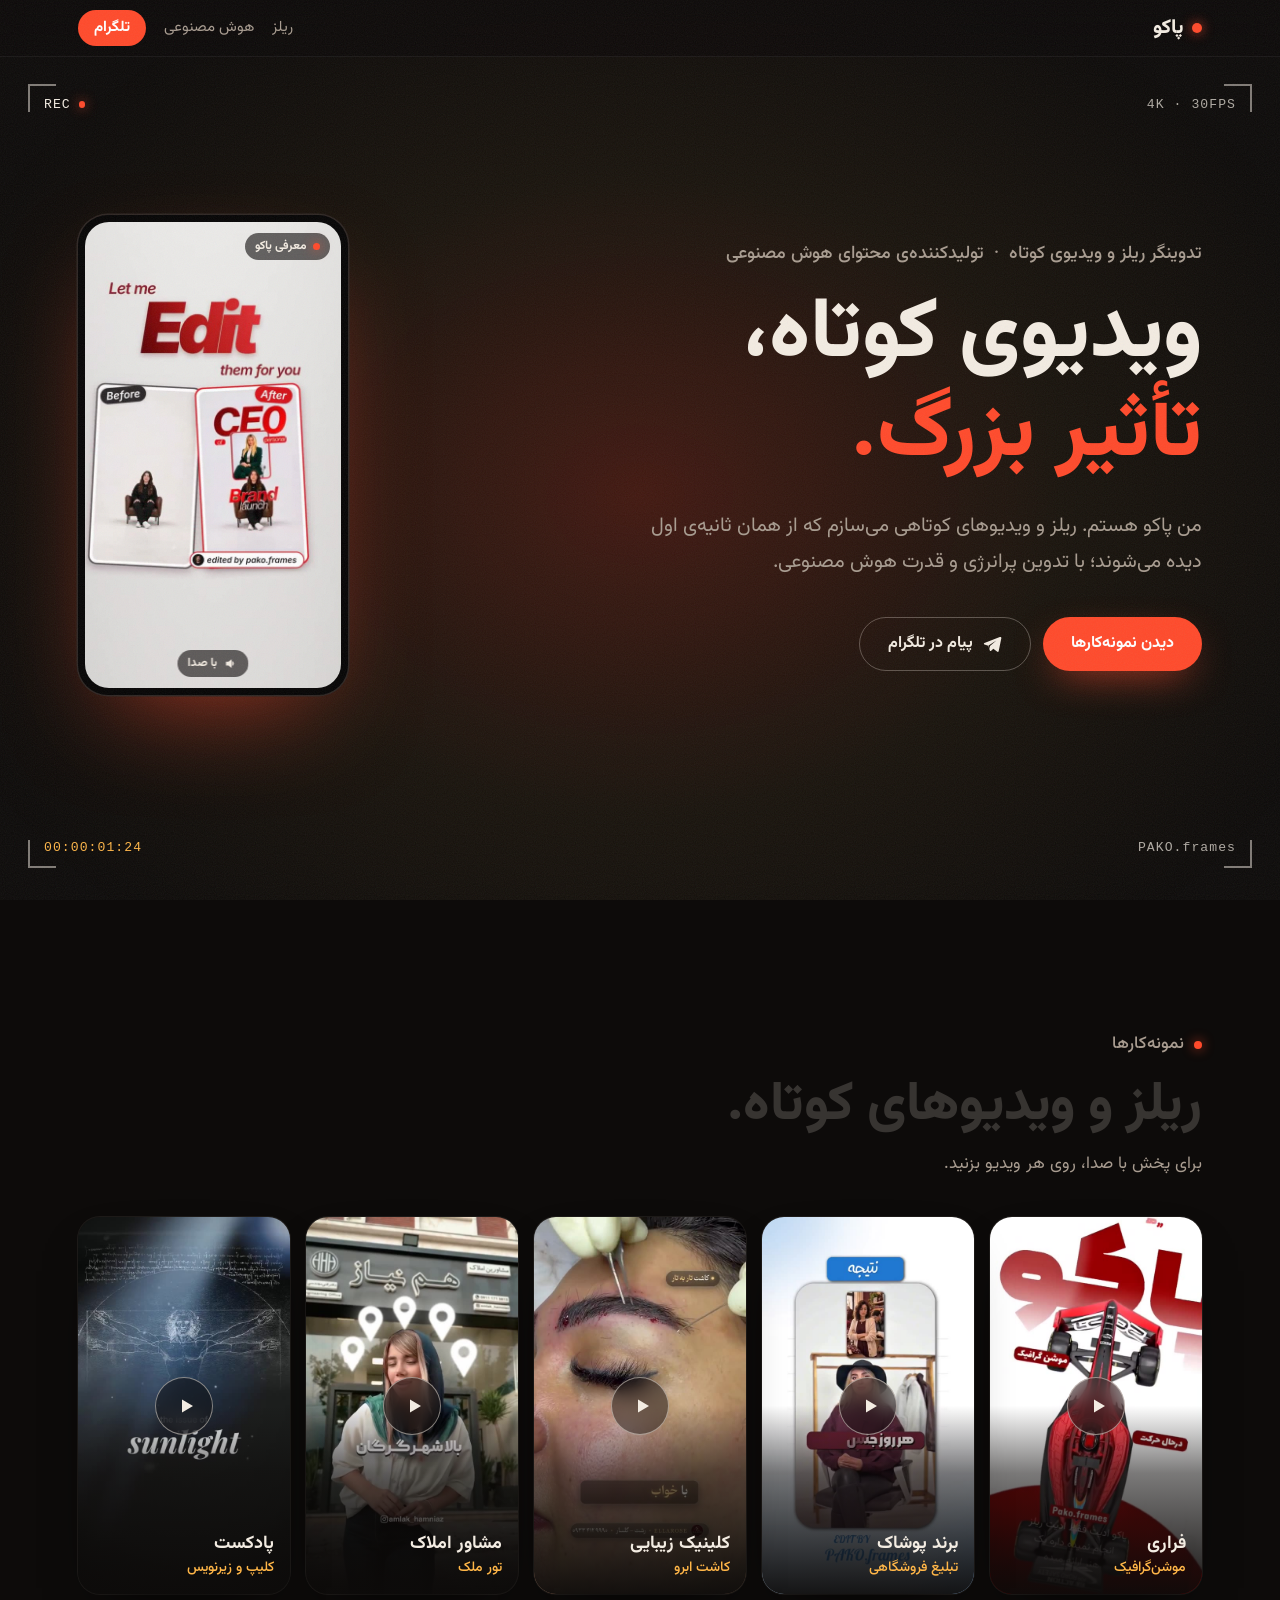
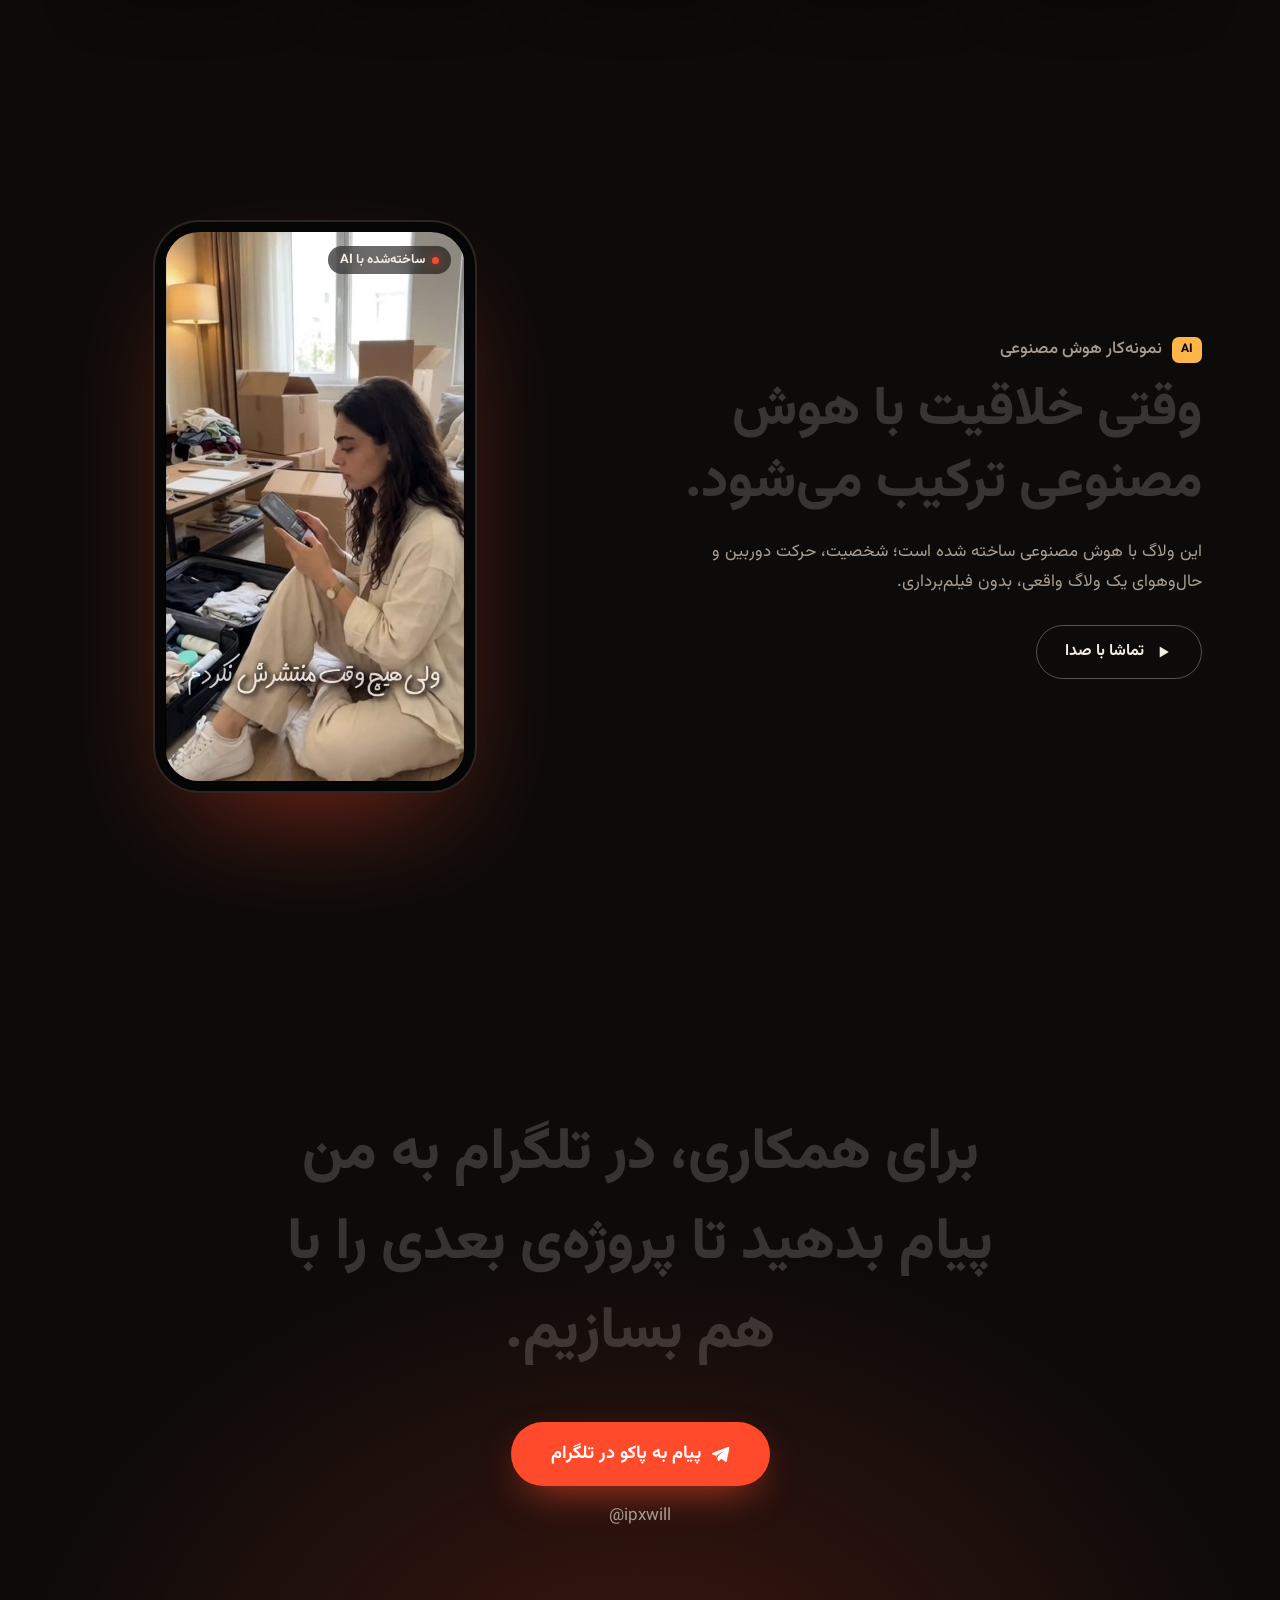
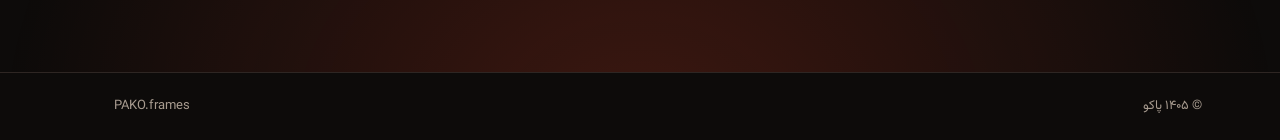
<file: index.html>
<!doctype html>
<html lang="fa" dir="rtl">
<head>
  <meta charset="utf-8">
  <meta name="viewport" content="width=device-width, initial-scale=1, viewport-fit=cover">
  <title>پاکو — تدوینگر ریلز و تولیدکننده‌ی محتوای هوش مصنوعی</title>
  <meta name="description" content="نمونه‌کارهای پاکو؛ تدوین ریلز و ویدیوهای کوتاه و تولید محتوا با هوش مصنوعی.">
  <meta property="og:title" content="پاکو — تدوینگر ریلز و محتوای هوش مصنوعی">
  <meta property="og:description" content="ویدیوی کوتاه، تأثیر بزرگ.">
  <meta property="og:type" content="website">
  <meta property="og:locale" content="fa_IR">
  <meta property="og:image" content="videos/reel-1.jpg">
  <meta name="theme-color" content="#0d0b0a">
  <link rel="icon" href="favicon.svg" type="image/svg+xml">
  <link rel="preload" href="fonts/Vazirmatn-FD-ExtraBold.woff2" as="font" type="font/woff2" crossorigin>
  <link rel="stylesheet" href="styles.css">
</head>
<body>
  <div class="progress" aria-hidden="true"><span id="progress"></span></div>

  <!-- ================= منو ================= -->
  <header class="nav">
    <div class="wrap nav-inner">
      <a class="brand" href="#top"><span class="rec-dot" aria-hidden="true"></span>پاکو</a>
      <nav aria-label="منوی اصلی">
        <a href="#reels">ریلز</a>
        <a href="#ai">هوش مصنوعی</a>
        <a class="nav-tg" href="https://t.me/ipxwill" target="_blank" rel="noopener">تلگرام</a>
      </nav>
    </div>
  </header>

  <main>
    <!-- ================= معرفی ================= -->
    <section class="hero" id="top">
      <div class="glow" id="glow" aria-hidden="true"></div>
      <!-- قاب ویزور دوربین -->
      <div class="viewfinder" aria-hidden="true">
        <i class="c tl"></i><i class="c tr"></i><i class="c bl"></i><i class="c br"></i>
        <span class="vf-rec"><span class="rec-dot"></span>REC</span>
        <span class="vf-info">4K · 30FPS</span>
        <span class="vf-tc" id="timecode">00:00:00:00</span>
        <span class="vf-brand">PAKO.frames</span>
      </div>

      <div class="wrap hero-inner" id="hero-inner">
        <p class="hero-kicker"><span>تدوینگر ریلز و ویدیوی کوتاه</span><span class="sep">·</span><span>تولیدکننده‌ی محتوای هوش مصنوعی</span></p>
        <h1 class="hero-title">ویدیوی کوتاه،<br><span class="accent">تأثیر بزرگ.</span></h1>
        <p class="hero-sub">من پاکو هستم. ریلز و ویدیوهای کوتاهی می‌سازم که از همان ثانیه‌ی اول دیده می‌شوند؛ با تدوین پرانرژی و قدرت هوش مصنوعی.</p>
        <div class="hero-links">
          <a class="btn btn-red" href="#reels">دیدن نمونه‌کارها</a>
          <a class="btn btn-line" href="https://t.me/ipxwill" target="_blank" rel="noopener">
            <svg class="icon" viewBox="0 0 24 24" aria-hidden="true"><path d="M21.4 3.6 2.9 10.8c-.9.4-.9 1.6.1 1.9l4.6 1.5 1.8 5.6c.2.7 1.1.9 1.6.4l2.6-2.4 4.8 3.5c.6.4 1.4.1 1.6-.6l3.2-15.7c.2-.9-.7-1.7-1.6-1.4zM9.6 14.3l-.5 3.6-1.2-4 9.3-6.2-7.6 6.6z"/></svg>
            پیام در تلگرام
          </a>
        </div>
      </div>

      <!-- ✏️ ویدیوی معرفی پاکو (بی‌صدا پخش می‌شود؛ با زدن روی آن با صدا باز می‌شود) -->
      <a class="intro" id="intro" href="videos/intro.mp4?v=2" data-video aria-label="پخش ویدیوی معرفی با صدا">
        <video id="intro-video" muted loop playsinline autoplay preload="metadata" poster="videos/intro.jpg?v=2" src="videos/intro.mp4?v=2"></video>
        <span class="intro-tag"><span class="rec-dot"></span>معرفی پاکو</span>
        <span class="intro-sound" aria-hidden="true"><svg viewBox="0 0 24 24"><path d="M4 9v6h4l5 4V5L8 9H4zm12.5 3a4.5 4.5 0 0 0-2.5-4v8a4.5 4.5 0 0 0 2.5-4z"/></svg>با صدا</span>
      </a>
    </section>

    <!-- ================= ریلز ================= -->
    <section class="reels" id="reels">
      <div class="wrap">
        <p class="label"><span class="rec-dot"></span>نمونه‌کارها</p>
        <h2 class="section-title reveal-words">ریلز و ویدیوهای کوتاه.</h2>
        <p class="section-sub">برای پخش با صدا، روی هر ویدیو بزنید.<span class="swipe-hint"> برای دیدن بقیه، به کنار بکشید.</span></p>
      </div>
      <!-- ✏️ هر <a class="reel"> یک ریلز است:
           href و src = فایل ویدیو،  poster = عکس کاور،  b و small = عنوان و توضیح -->
      <div class="reel-row" id="reel-row">
        <a class="reel" href="videos/reel-1.mp4" data-video>
          <video muted loop playsinline preload="none" poster="videos/reel-1.jpg" src="videos/reel-1.mp4"></video>
          <i class="c tl"></i><i class="c tr"></i><i class="c bl"></i><i class="c br"></i>
          <span class="play" aria-hidden="true"><svg viewBox="0 0 24 24"><path d="M8 5.5v13l11-6.5z"/></svg></span>
          <span class="reel-text"><b>فراری</b><small>موشن‌گرافیک</small></span>
        </a>
        <a class="reel" href="videos/reel-2.mp4" data-video>
          <video muted loop playsinline preload="none" poster="videos/reel-2.jpg" src="videos/reel-2.mp4"></video>
          <i class="c tl"></i><i class="c tr"></i><i class="c bl"></i><i class="c br"></i>
          <span class="play" aria-hidden="true"><svg viewBox="0 0 24 24"><path d="M8 5.5v13l11-6.5z"/></svg></span>
          <span class="reel-text"><b>برند پوشاک</b><small>تبلیغ فروشگاهی</small></span>
        </a>
        <a class="reel" href="videos/reel-3.mp4" data-video>
          <video muted loop playsinline preload="none" poster="videos/reel-3.jpg" src="videos/reel-3.mp4"></video>
          <i class="c tl"></i><i class="c tr"></i><i class="c bl"></i><i class="c br"></i>
          <span class="play" aria-hidden="true"><svg viewBox="0 0 24 24"><path d="M8 5.5v13l11-6.5z"/></svg></span>
          <span class="reel-text"><b>کلینیک زیبایی</b><small>کاشت ابرو</small></span>
        </a>
        <a class="reel" href="videos/reel-4.mp4" data-video>
          <video muted loop playsinline preload="none" poster="videos/reel-4.jpg" src="videos/reel-4.mp4"></video>
          <i class="c tl"></i><i class="c tr"></i><i class="c bl"></i><i class="c br"></i>
          <span class="play" aria-hidden="true"><svg viewBox="0 0 24 24"><path d="M8 5.5v13l11-6.5z"/></svg></span>
          <span class="reel-text"><b>مشاور املاک</b><small>تور ملک</small></span>
        </a>
        <a class="reel" href="videos/reel-5.mp4" data-video>
          <video muted loop playsinline preload="none" poster="videos/reel-5.jpg" src="videos/reel-5.mp4"></video>
          <i class="c tl"></i><i class="c tr"></i><i class="c bl"></i><i class="c br"></i>
          <span class="play" aria-hidden="true"><svg viewBox="0 0 24 24"><path d="M8 5.5v13l11-6.5z"/></svg></span>
          <span class="reel-text"><b>پادکست</b><small>کلیپ و زیرنویس</small></span>
        </a>
      </div>
    </section>

    <!-- ================= نمونه‌کار هوش مصنوعی ================= -->
    <section class="ai" id="ai">
      <div class="wrap ai-grid">
        <div class="ai-copy">
          <p class="label"><span class="ai-chip">AI</span>نمونه‌کار هوش مصنوعی</p>
          <h2 class="section-title reveal-words">وقتی خلاقیت با هوش مصنوعی ترکیب می‌شود.</h2>
          <!-- ✏️ توضیح نمونه‌کار هوش مصنوعی -->
          <p class="ai-desc">این ولاگ با هوش مصنوعی ساخته شده است؛ شخصیت، حرکت دوربین و حال‌وهوای یک ولاگ واقعی، بدون فیلم‌برداری.</p>
          <a class="btn btn-line" href="videos/ai.mp4" data-video>
            <svg class="icon" viewBox="0 0 24 24" aria-hidden="true"><path d="M8 5.5v13l11-6.5z"/></svg>
            تماشا با صدا
          </a>
        </div>
        <a class="phone" id="phone" href="videos/ai.mp4" data-video aria-label="پخش ویدیوی هوش مصنوعی">
          <video id="ai-video" muted loop playsinline preload="none" poster="videos/ai.jpg" src="videos/ai.mp4"></video>
          <span class="phone-tag"><span class="rec-dot"></span>ساخته‌شده با AI</span>
        </a>
      </div>
    </section>

    <!-- ================= تماس ================= -->
    <section class="contact" id="contact">
      <div class="wrap narrow">
        <p class="contact-text reveal-words">برای همکاری، در تلگرام به من پیام بدهید تا پروژه‌ی بعدی را با هم بسازیم.</p>
        <a class="btn btn-red btn-lg pop" href="https://t.me/ipxwill" target="_blank" rel="noopener">
          <svg class="icon" viewBox="0 0 24 24" aria-hidden="true"><path d="M21.4 3.6 2.9 10.8c-.9.4-.9 1.6.1 1.9l4.6 1.5 1.8 5.6c.2.7 1.1.9 1.6.4l2.6-2.4 4.8 3.5c.6.4 1.4.1 1.6-.6l3.2-15.7c.2-.9-.7-1.7-1.6-1.4zM9.6 14.3l-.5 3.6-1.2-4 9.3-6.2-7.6 6.6z"/></svg>
          پیام به پاکو در تلگرام
        </a>
        <p class="handle" dir="ltr">@ipxwill</p>
      </div>
    </section>
  </main>

  <footer class="footer">
    <div class="wrap footer-inner"><span>© <span id="year">۱۴۰۵</span> پاکو</span><span dir="ltr">PAKO.frames</span></div>
  </footer>

  <a class="to-top" id="to-top" href="#top" aria-label="بازگشت به بالا">
    <svg viewBox="0 0 24 24" aria-hidden="true"><path d="M12 5l-7 7h4.5v7h5v-7H19z"/></svg>
  </a>

  <dialog class="player" id="player" aria-label="پخش ویدیو">
    <button class="close" type="button" aria-label="بستن">✕</button>
    <div class="frame"></div>
  </dialog>

  <script src="script.js"></script>
</body>
</html>
</file>
<file: styles.css>
/* ظاهر سایت. برای تغییر رنگ‌ها فقط بخش «پالت برند» را عوض کنید. */

@font-face { font-family: "Vazirmatn"; src: url("fonts/Vazirmatn-FD-Regular.woff2") format("woff2"); font-weight: 400; font-display: swap; }
@font-face { font-family: "Vazirmatn"; src: url("fonts/Vazirmatn-FD-Medium.woff2") format("woff2"); font-weight: 500; font-display: swap; }
@font-face { font-family: "Vazirmatn"; src: url("fonts/Vazirmatn-FD-Bold.woff2") format("woff2"); font-weight: 700; font-display: swap; }
@font-face { font-family: "Vazirmatn"; src: url("fonts/Vazirmatn-FD-ExtraBold.woff2") format("woff2"); font-weight: 800; font-display: swap; }

/* ✏️ پالت برند پاکو: «قرمز ضبط» روی مشکیِ گرم و کرم */
:root {
  --ink: #0d0b0a;      /* مشکی گرم (پس‌زمینه) */
  --ink-2: #171311;    /* پس‌زمینه‌ی کارت‌ها */
  --line: #2e2623;     /* خطوط */
  --paper: #f3ece2;    /* کرم (متن) */
  --muted: #a89c90;    /* متن کم‌رنگ */
  --red: #ff4a2b;      /* قرمز پاکو — رنگ امضا */
  --red-deep: #d8331a;
  --amber: #ffb648;    /* کهربایی — جزئیات کوچک */
  --ease: cubic-bezier(.22, .8, .24, 1);
  color-scheme: dark;
}

* { box-sizing: border-box; }
html { scroll-behavior: smooth; -webkit-text-size-adjust: 100%; background: var(--ink); }
body {
  margin: 0; background: var(--ink); color: var(--paper);
  font-family: "Vazirmatn", Tahoma, system-ui, sans-serif;
  font-size: 17px; line-height: 1.75; -webkit-font-smoothing: antialiased;
  overflow-x: hidden;
}
/* Film grain texture (static, light) */
body::before {
  content: ""; position: fixed; inset: 0; z-index: 100; pointer-events: none; opacity: .07;
  background-image: url("data:image/svg+xml,%3Csvg xmlns='http://www.w3.org/2000/svg' width='160' height='160'%3E%3Cfilter id='n'%3E%3CfeTurbulence type='fractalNoise' baseFrequency='.9' numOctaves='2' stitchTiles='stitch'/%3E%3C/filter%3E%3Crect width='100%25' height='100%25' filter='url(%23n)'/%3E%3C/svg%3E");
}
a { color: inherit; text-decoration: none; -webkit-tap-highlight-color: transparent; }
h1, h2, p { margin: 0; }
video { display: block; }
:focus-visible { outline: 2px solid var(--red); outline-offset: 4px; border-radius: 10px; }

.wrap { width: 100%; max-width: 1180px; margin: 0 auto; padding: 0 16px; }
@media (min-width: 640px) { .wrap { padding: 0 28px; } }
.narrow { max-width: 820px; }
.accent { color: var(--red); }

/* Signature: the blinking REC dot */
.rec-dot { display: inline-block; width: .5em; height: .5em; border-radius: 50%; background: var(--red); box-shadow: 0 0 12px rgba(255, 74, 43, .8); animation: blink 1.6s steps(1) infinite; flex: none; }
@keyframes blink { 50% { opacity: .25; } }

/* Viewfinder corners (used in hero and on reels) */
.c { position: absolute; width: 22px; height: 22px; border: 2px solid var(--paper); opacity: .85; pointer-events: none; }
.c.tl { top: 0; left: 0; border-width: 2px 0 0 2px; }
.c.tr { top: 0; right: 0; border-width: 2px 2px 0 0; }
.c.bl { bottom: 0; left: 0; border-width: 0 0 2px 2px; }
.c.br { bottom: 0; right: 0; border-width: 0 2px 2px 0; }

/* ---------- Scroll progress ---------- */
.progress { position: fixed; inset: 0 0 auto; height: 3px; z-index: 30; pointer-events: none; }
.progress span { display: block; height: 100%; transform-origin: right; transform: scaleX(0); background: var(--red); }

/* ---------- Nav ---------- */
.nav {
  position: fixed; inset: 0 0 auto; z-index: 20;
  background: rgba(13, 11, 10, .72);
  backdrop-filter: saturate(150%) blur(16px); -webkit-backdrop-filter: saturate(150%) blur(16px);
  border-bottom: 1px solid rgba(243, 236, 226, .06);
}
.nav-inner { height: 56px; display: flex; align-items: center; justify-content: space-between; }
.brand { display: inline-flex; align-items: center; gap: 9px; font-weight: 800; font-size: 1.25rem; }
.brand .rec-dot { width: 10px; height: 10px; }
.nav nav { display: flex; align-items: center; gap: 18px; font-size: .92rem; }
.nav nav a { color: var(--muted); transition: color .2s; }
.nav nav a:hover { color: var(--paper); }
.nav .nav-tg { color: #fff; background: var(--red); padding: 5px 16px; border-radius: 999px; font-weight: 700; }
.nav .nav-tg:hover { color: #fff; background: var(--red-deep); }

/* ---------- Buttons ---------- */
.btn {
  display: inline-flex; align-items: center; justify-content: center; gap: 9px;
  min-height: 52px; padding: 12px 28px; border-radius: 999px; font-size: 1rem; font-weight: 700;
  transition: transform .35s var(--ease), background .25s, border-color .25s, box-shadow .35s;
}
.btn:hover { transform: translateY(-2px); }
.btn-red { background: var(--red); color: #fff; box-shadow: 0 14px 40px -14px rgba(255, 74, 43, .8); }
.btn-red:hover { background: var(--red-deep); }
.btn-line { color: var(--paper); border: 1.5px solid rgba(243, 236, 226, .3); }
.btn-line:hover { border-color: var(--paper); }
.btn-lg { min-height: 64px; padding: 16px 40px; font-size: 1.15rem; }
.icon { width: 20px; height: 20px; fill: currentColor; flex: none; }

/* ---------- Hero ---------- */
.hero { position: relative; min-height: 100vh; min-height: 100svh; display: grid; place-items: center; text-align: center; padding: 120px 0 110px; overflow: hidden; }
.glow { position: absolute; left: 50%; top: 55%; width: 120vmax; height: 90vmax; margin: -45vmax 0 0 -60vmax; background: radial-gradient(closest-side, rgba(255, 74, 43, .22), rgba(255, 182, 72, .05) 55%, transparent); pointer-events: none; will-change: transform; }
.viewfinder { position: absolute; inset: 76px 16px 28px; pointer-events: none; font: 500 .75rem/1 ui-monospace, "SF Mono", Menlo, Consolas, monospace; letter-spacing: .08em; color: rgba(243, 236, 226, .7); }
@media (min-width: 640px) { .viewfinder { inset: 84px 28px 32px; font-size: .82rem; } }
.viewfinder .c { width: 28px; height: 28px; opacity: .5; }
.vf-rec { position: absolute; top: 14px; left: 16px; display: flex; align-items: center; gap: 8px; color: var(--paper); }
.vf-info { position: absolute; top: 14px; right: 16px; }
.vf-tc { position: absolute; bottom: 14px; left: 16px; color: var(--amber); direction: ltr; }
.vf-brand { position: absolute; bottom: 14px; right: 16px; }

.hero-inner { position: relative; z-index: 1; will-change: transform, opacity; }
.hero-kicker { display: flex; flex-wrap: wrap; justify-content: center; gap: 2px 10px; font-size: clamp(.95rem, 2vw, 1.1rem); font-weight: 500; color: var(--muted); margin-bottom: 16px; }
@media (max-width: 560px) { .hero-kicker { flex-direction: column; } .hero-kicker .sep { display: none; } }
.hero-title { font-size: clamp(2.9rem, 10.5vw, 7rem); font-weight: 800; line-height: 1.18; }
.hero-sub { max-width: 36rem; margin: 24px auto 0; font-size: clamp(1.05rem, 2.2vw, 1.28rem); color: var(--muted); }
.hero-links { margin-top: 36px; display: flex; gap: 12px; justify-content: center; flex-wrap: wrap; }
.js .hero-inner > * { opacity: 0; transform: translateY(26px); animation: rise .9s var(--ease) forwards; }
.js .hero-inner > :nth-child(2) { animation-delay: .1s; }
.js .hero-inner > :nth-child(3) { animation-delay: .2s; }
.js .hero-inner > :nth-child(4) { animation-delay: .3s; }
@keyframes rise { to { opacity: 1; transform: none; } }

/* Intro video in the hero */
.intro {
  position: relative; z-index: 1; display: block; width: min(230px, 58vw); aspect-ratio: 9 / 16; margin: 44px auto 0;
  border-radius: 30px; padding: 7px; background: #060505;
  box-shadow: 0 0 0 1.5px var(--line), 0 40px 100px -35px rgba(255, 74, 43, .6);
  transition: transform .5s var(--ease);
}
.intro:hover { transform: translateY(-4px) rotate(-1deg); }
.intro video { width: 100%; height: 100%; object-fit: cover; border-radius: 24px; background: var(--ink-2); }
.intro-tag, .intro-sound {
  position: absolute; z-index: 1; display: flex; align-items: center; gap: 6px; font-size: .75rem; font-weight: 700;
  padding: 3px 10px; border-radius: 999px; background: rgba(13, 11, 10, .62);
  backdrop-filter: blur(8px); -webkit-backdrop-filter: blur(8px);
}
.intro-tag { top: 18px; right: 18px; }
.intro-tag .rec-dot { width: 7px; height: 7px; }
.intro-sound { bottom: 18px; left: 50%; transform: translateX(-50%); white-space: nowrap; }
.intro-sound svg { width: 15px; height: 15px; fill: currentColor; }
.intro:hover .intro-sound { background: var(--red); }
.js .intro { opacity: 0; animation: rise .9s var(--ease) .45s forwards; }
@media (min-width: 960px) {
  .hero { grid-template-columns: 1fr auto; gap: 56px; text-align: right; padding-inline: max(28px, calc((100vw - 1180px) / 2 + 28px)); }
  .hero > .wrap { padding: 0; max-width: none; }
  .hero-kicker, .hero-links { justify-content: flex-start; }
  .hero-sub { margin-inline: 0; }
  .hero-title { font-size: clamp(3.4rem, 6.6vw, 6.2rem); }
  .intro { width: 270px; margin: 0; }
}

/* ---------- Section basics ---------- */
.label { display: inline-flex; align-items: center; gap: 10px; color: var(--muted); font-weight: 500; margin-bottom: 10px; }
.label .rec-dot { width: 8px; height: 8px; }
.section-title { font-size: clamp(2rem, 5.5vw, 3.4rem); font-weight: 800; line-height: 1.32; }
.section-sub { margin-top: 8px; color: var(--muted); }
.reveal-words .w { opacity: .18; transition: opacity .3s linear; }
.reveal-words .w.on { opacity: 1; }

/* ---------- Reels (normal scrolling) ---------- */
.reels { padding: clamp(80px, 11vw, 130px) 0 clamp(40px, 6vw, 70px); }
.reel-row {
  display: grid; grid-auto-flow: column; grid-auto-columns: min(62vw, 260px);
  gap: 14px; margin-top: 32px; padding: 6px 16px 18px;
  overflow-x: auto; overscroll-behavior-x: contain; scroll-snap-type: x mandatory;
  scrollbar-width: none; -webkit-overflow-scrolling: touch;
}
.reel-row::-webkit-scrollbar { display: none; }
@media (min-width: 640px) { .reel-row { padding-inline: 28px; } }
@media (min-width: 960px) {
  .reel-row { grid-auto-flow: row; grid-template-columns: repeat(5, 1fr); grid-auto-columns: auto; max-width: 1180px; margin-inline: auto; overflow: visible; gap: 16px; }
  .swipe-hint { display: none; }
}
.reel {
  position: relative; display: grid; place-items: center; aspect-ratio: 9 / 16;
  border-radius: 22px; overflow: hidden; background: var(--ink-2); scroll-snap-align: center;
  box-shadow: 0 24px 60px -30px rgba(0, 0, 0, .9), 0 0 0 1px rgba(243, 236, 226, .07);
  transition: transform .5s var(--ease), box-shadow .4s;
}
.reel video { position: absolute; inset: 0; width: 100%; height: 100%; object-fit: cover; }
.reel::after { content: ""; position: absolute; inset: 0; background: linear-gradient(transparent 50%, rgba(13, 11, 10, .55) 68%, rgba(13, 11, 10, .95)); }
.reel .c { z-index: 2; margin: 12px; opacity: 0; transition: opacity .3s, margin .4s var(--ease); }
.reel:hover { transform: translateY(-6px); box-shadow: 0 30px 70px -30px rgba(255, 74, 43, .5), 0 0 0 1px rgba(255, 74, 43, .5); }
.reel:hover .c { opacity: .9; margin: 16px; }
.reel-text { position: absolute; z-index: 1; bottom: 16px; right: 16px; left: 16px; display: flex; flex-direction: column; line-height: 1.5; }
.reel-text b { font-size: 1.12rem; }
.reel-text small { color: var(--amber); font-size: .85rem; font-weight: 500; }
.play {
  position: relative; z-index: 1; width: 58px; height: 58px; border-radius: 50%;
  display: grid; place-items: center; background: rgba(13, 11, 10, .45); border: 1.5px solid rgba(243, 236, 226, .5);
  backdrop-filter: blur(10px); -webkit-backdrop-filter: blur(10px);
  transition: transform .4s var(--ease), opacity .4s, background .3s;
}
.play svg { width: 24px; height: 24px; fill: var(--paper); transform: translateX(2px); }
.reel:hover .play { background: var(--red); border-color: var(--red); }
.reel.previewing .play { opacity: 0; transform: scale(.8); }
/* Stagger-in when the row comes into view */
.js .reel { opacity: 0; transform: translateY(50px); }
.js .reel-row.in .reel { opacity: 1; transform: none; transition: opacity .8s var(--ease), transform .8s var(--ease), box-shadow .4s; }
.js .reel-row.in .reel:nth-child(2) { transition-delay: .08s; }
.js .reel-row.in .reel:nth-child(3) { transition-delay: .16s; }
.js .reel-row.in .reel:nth-child(4) { transition-delay: .24s; }
.js .reel-row.in .reel:nth-child(5) { transition-delay: .32s; }
.js .reel-row.in .reel:hover { transform: translateY(-6px); transition-delay: 0s; }

/* ---------- AI ---------- */
.ai { padding: clamp(70px, 11vw, 140px) 0; perspective: 1400px; }
.ai-grid { display: grid; gap: 52px; align-items: center; }
@media (min-width: 860px) { .ai-grid { grid-template-columns: 1.1fr .9fr; gap: 72px; } }
.ai-chip { font-weight: 800; font-size: .78rem; padding: 2px 9px; border-radius: 7px; color: var(--ink); background: var(--amber); }
.ai-desc { color: var(--muted); font-size: 1.08rem; margin: 18px 0 28px; max-width: 32rem; }
.phone {
  position: relative; justify-self: center; display: block; width: min(320px, 72vw); aspect-ratio: 9 / 16;
  border-radius: 44px; padding: 10px; background: #060505;
  box-shadow: 0 0 0 2px var(--line), 0 50px 120px -40px rgba(255, 74, 43, .5);
  transform: rotateX(var(--rx, 0deg)) rotateY(var(--ry, 0deg)) scale(var(--s, 1)); will-change: transform;
}
.phone video { width: 100%; height: 100%; object-fit: cover; border-radius: 34px; background: var(--ink-2); }
.phone-tag { position: absolute; top: 24px; right: 24px; z-index: 1; display: flex; align-items: center; gap: 7px; font-size: .8rem; font-weight: 700; padding: 3px 12px; border-radius: 999px; background: rgba(13, 11, 10, .6); backdrop-filter: blur(10px); -webkit-backdrop-filter: blur(10px); }
.phone-tag .rec-dot { width: 7px; height: 7px; }

/* ---------- Contact ---------- */
.contact { position: relative; padding: clamp(90px, 14vw, 180px) 0 clamp(90px, 12vw, 140px); text-align: center; overflow: hidden; }
.contact::before { content: ""; position: absolute; left: 50%; bottom: -45vmax; width: 100vmax; height: 80vmax; margin-left: -50vmax; background: radial-gradient(closest-side, rgba(255, 74, 43, .2), transparent); pointer-events: none; }
.contact .wrap { position: relative; }
.contact-text { font-size: clamp(1.8rem, 5.2vw, 3.6rem); font-weight: 800; line-height: 1.55; margin-bottom: 44px; }
.handle { margin-top: 16px; color: var(--muted); }
.js .pop { opacity: 0; transform: scale(.85); transition: opacity .6s var(--ease), transform .7s cubic-bezier(.3, 1.5, .5, 1), background .25s; }
.js .pop.in { opacity: 1; transform: none; }

/* ---------- Footer ---------- */
.footer { color: var(--muted); font-size: .82rem; padding: 22px 0 calc(22px + env(safe-area-inset-bottom)); border-top: 1px solid var(--line); }
.footer-inner { display: flex; justify-content: space-between; gap: 16px; padding-left: 64px; }

/* ---------- Back to top ---------- */
.to-top {
  position: fixed; left: 16px; bottom: calc(16px + env(safe-area-inset-bottom)); z-index: 25;
  width: 46px; height: 46px; border-radius: 50%; display: grid; place-items: center;
  background: rgba(23, 19, 17, .85); border: 1px solid var(--line);
  backdrop-filter: blur(10px); -webkit-backdrop-filter: blur(10px);
  opacity: 0; transform: translateY(12px); pointer-events: none; transition: opacity .3s, transform .3s var(--ease), background .2s;
}
.to-top.show { opacity: 1; transform: none; pointer-events: auto; }
.to-top:hover { background: var(--red); }
.to-top svg { width: 20px; height: 20px; fill: var(--paper); }

/* ---------- Video player ---------- */
.player { width: min(420px, 92vw); max-height: none; padding: 0; border: 0; border-radius: 22px; background: #000; overflow: visible; color: var(--paper); }
.player.wide { width: min(1100px, 94vw); }
.player::backdrop { background: rgba(8, 6, 5, .9); }
.frame { aspect-ratio: 9 / 16; max-height: 84vh; max-height: 84svh; border-radius: 22px; overflow: hidden; margin: 0 auto; }
.player.wide .frame { aspect-ratio: 16 / 9; }
.frame iframe, .frame video { width: 100%; height: 100%; border: 0; object-fit: contain; background: #000; }
.close { position: absolute; top: -52px; left: 0; width: 42px; height: 42px; border-radius: 50%; border: 0; background: rgba(243, 236, 226, .16); color: var(--paper); font-size: 16px; cursor: pointer; }

/* ---------- Less motion ---------- */
@media (prefers-reduced-motion: reduce) {
  html { scroll-behavior: auto; }
  .js .hero-inner > *, .js .pop, .js .reel { opacity: 1; transform: none; animation: none; transition: none; }
  .reveal-words .w { opacity: 1; }
  .rec-dot { animation: none; }
  .phone { transform: none; }
  .js .intro { opacity: 1; animation: none; }
}

/* ---------- 404 ---------- */
.notfound { min-height: 100vh; display: grid; place-items: center; text-align: center; padding: 24px 16px; }
.notfound h1 { font-size: clamp(4rem, 18vw, 8rem); font-weight: 800; color: var(--red); }
.notfound p { color: var(--muted); margin: 8px 0 32px; }
</file>
